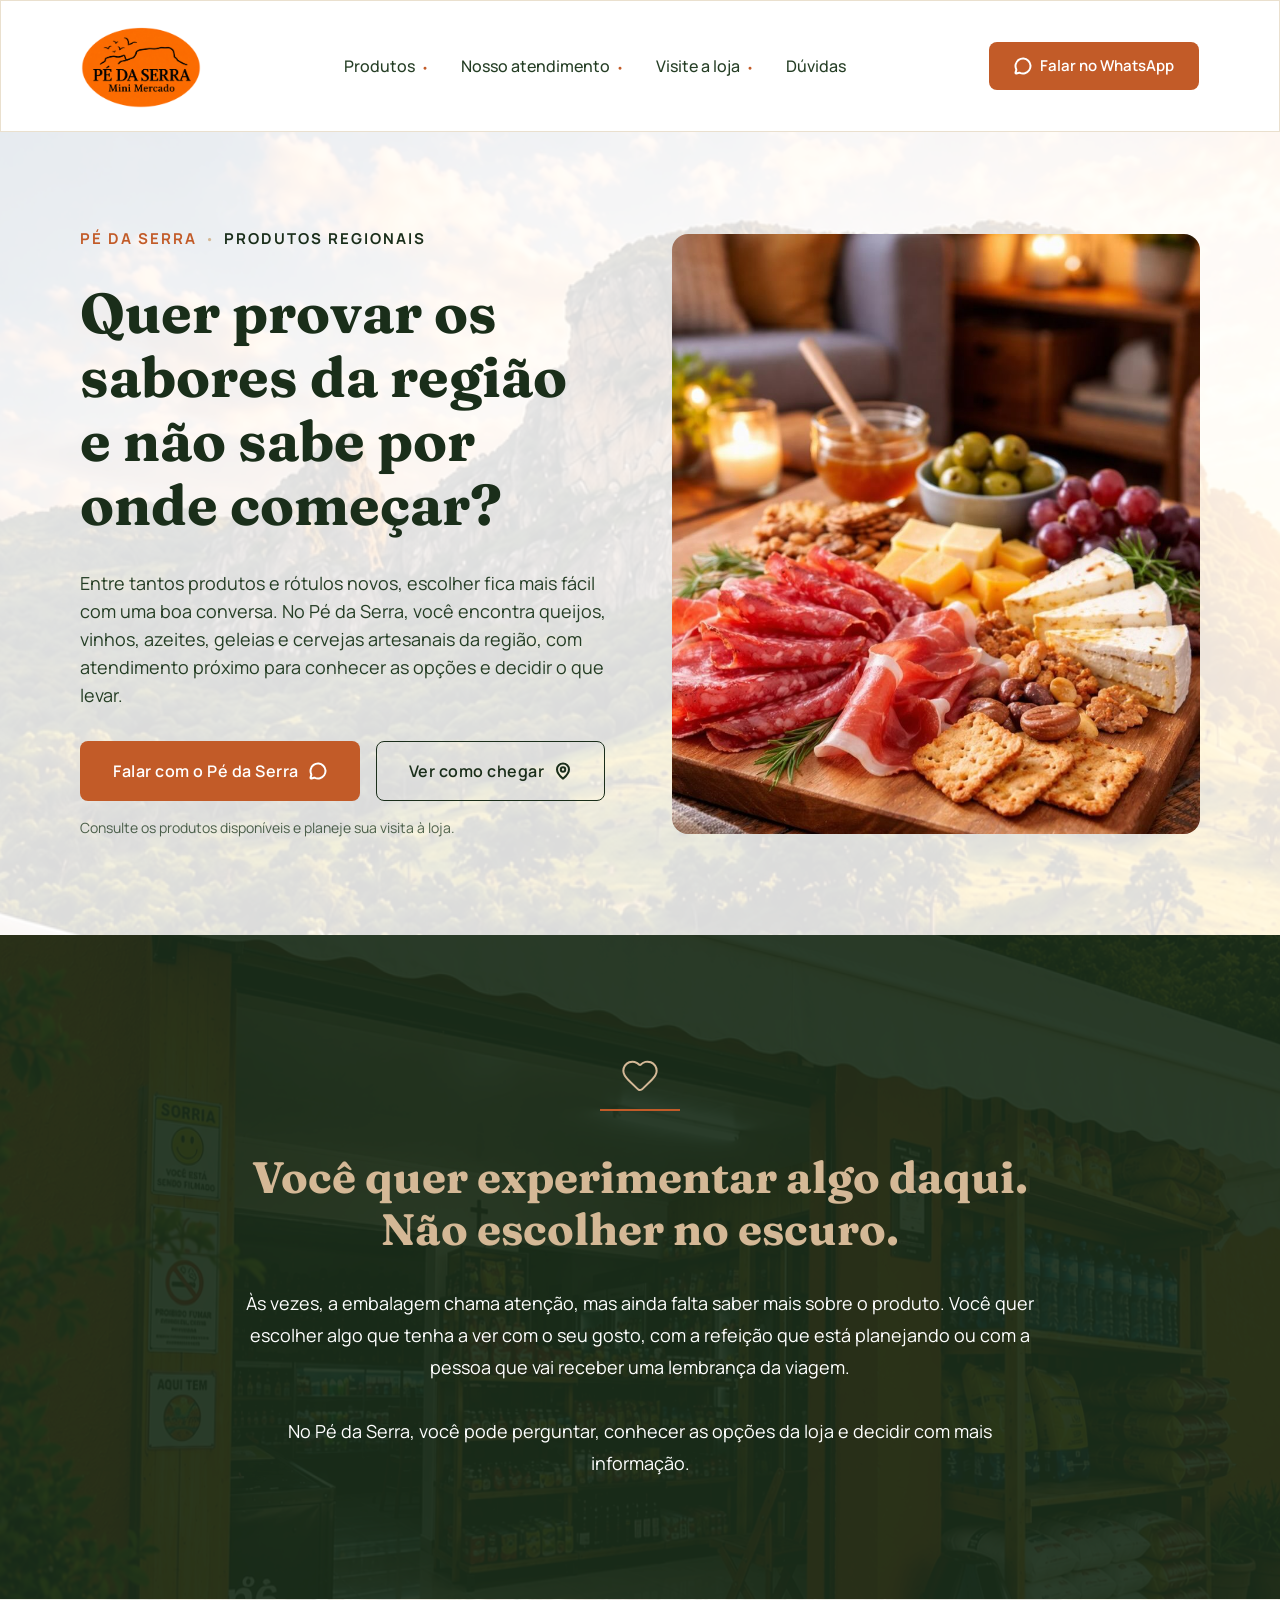
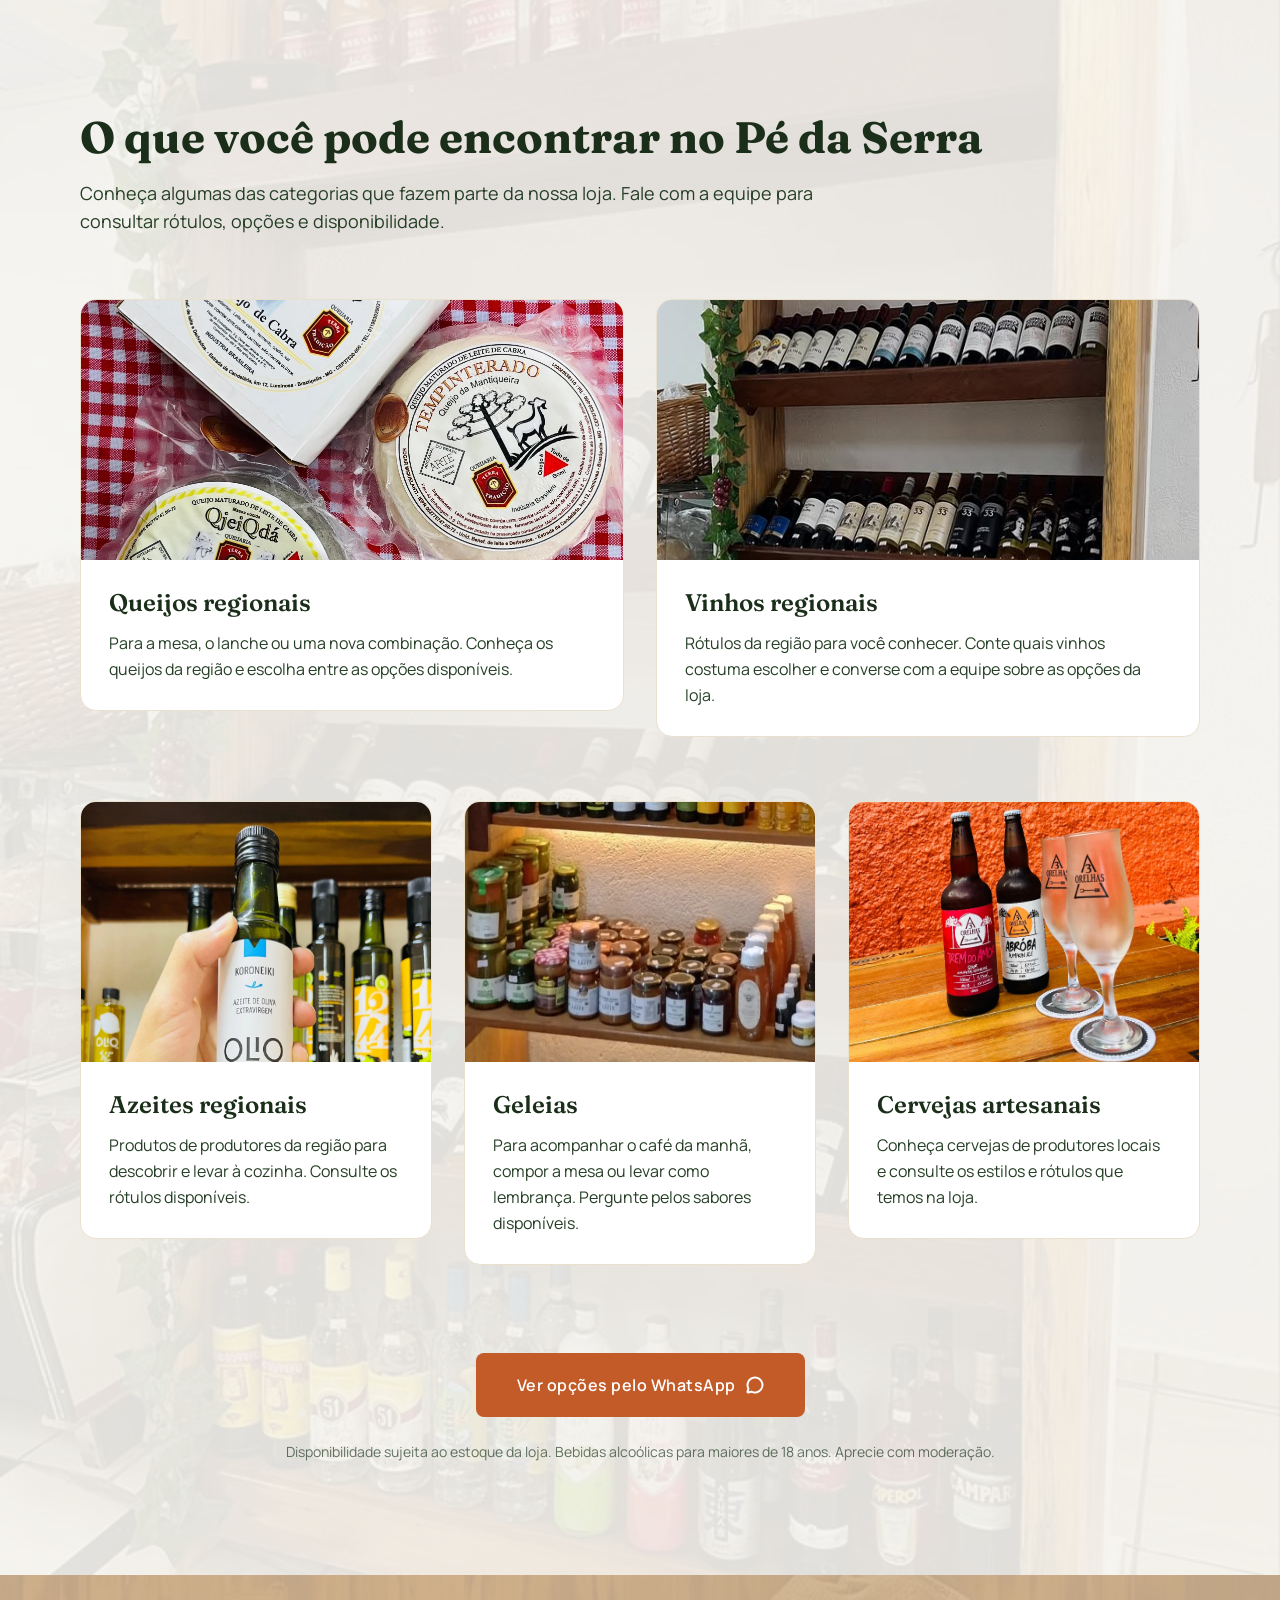
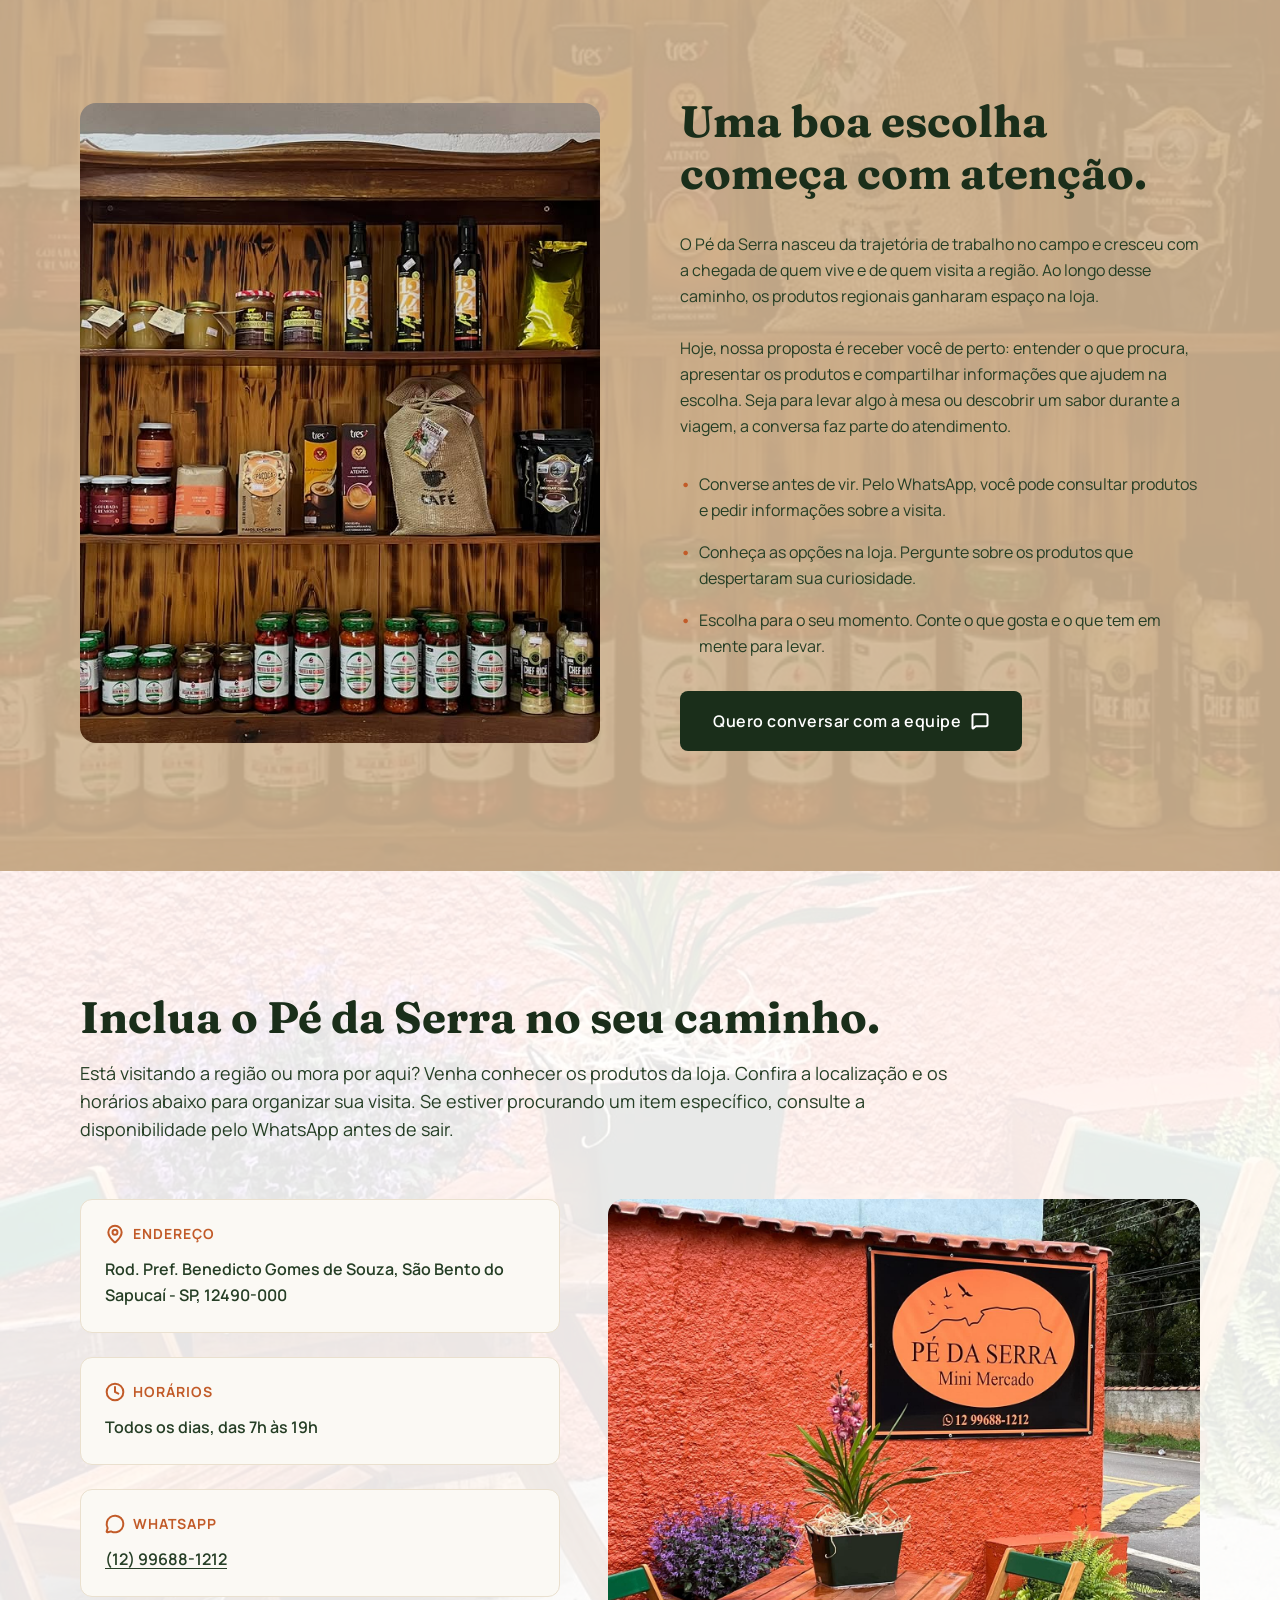
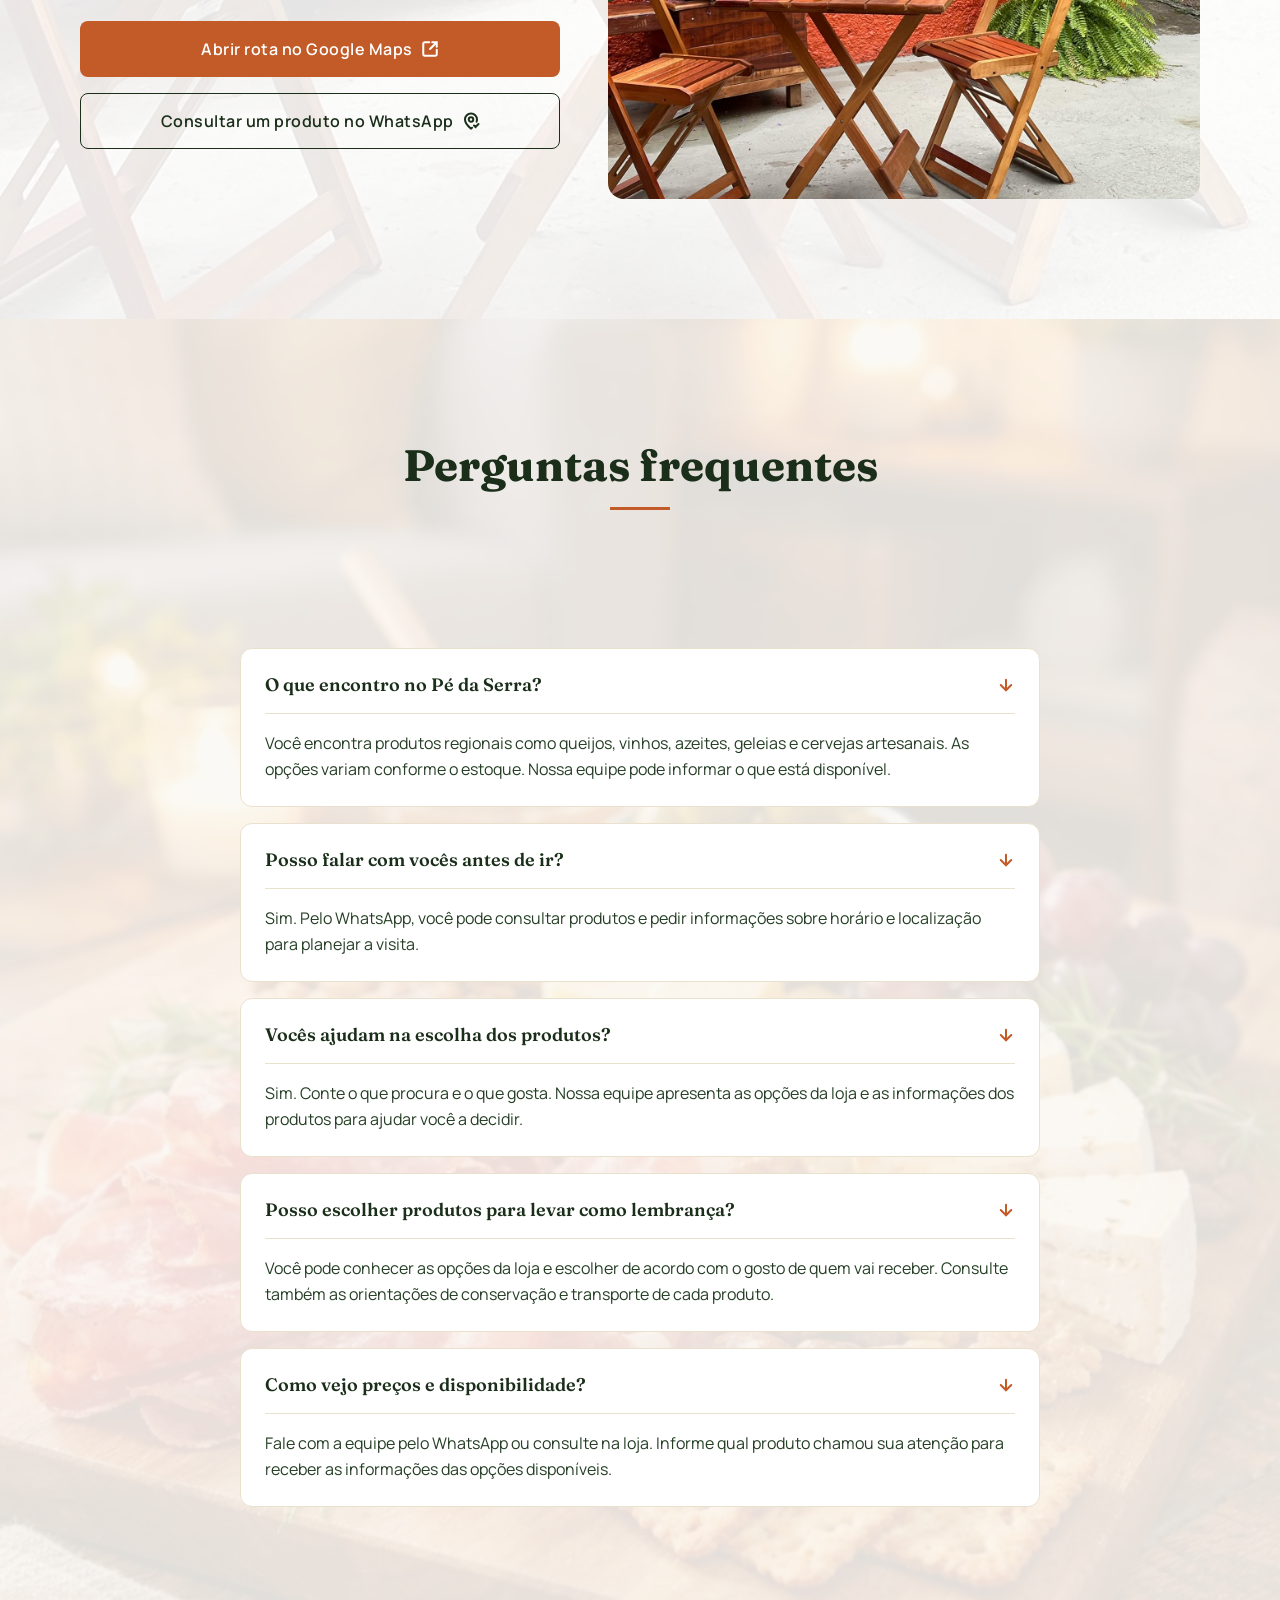
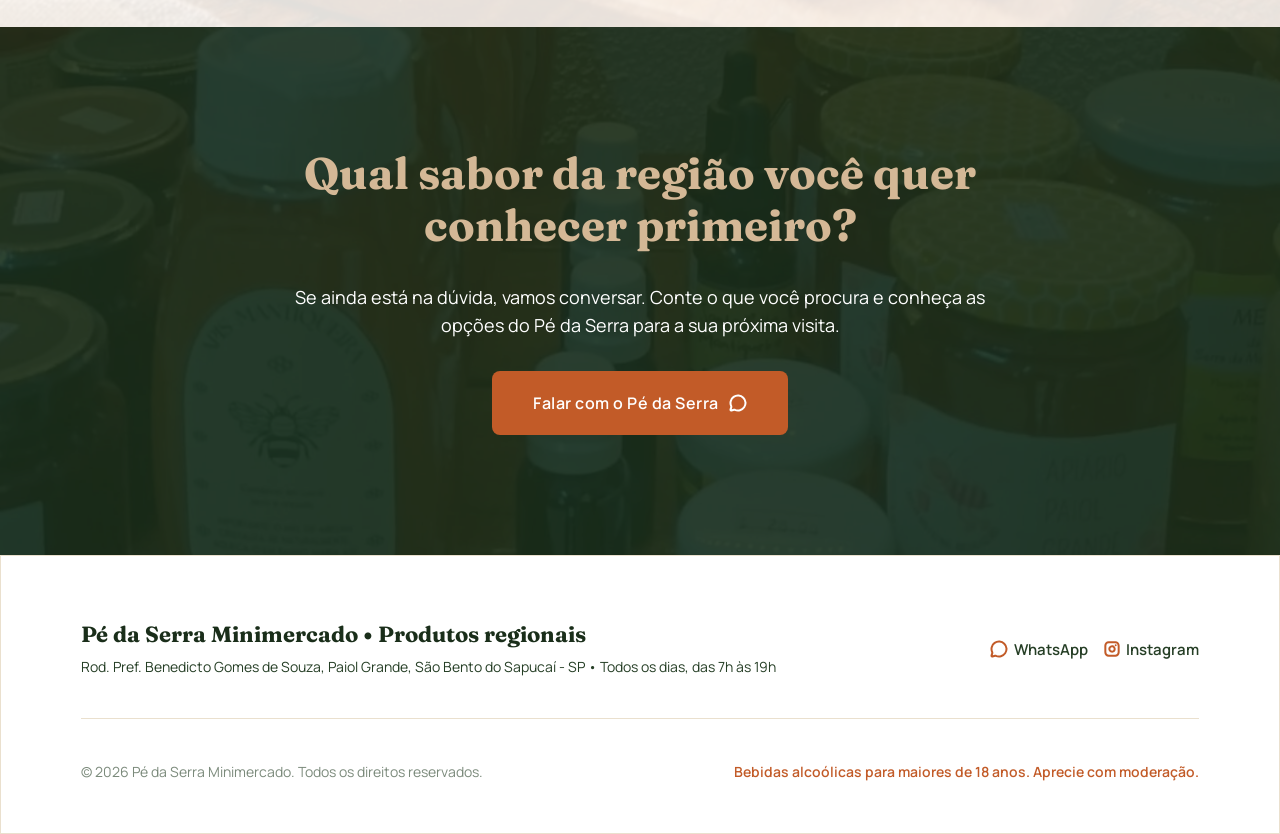
<file: index.html>
<!doctype html>
<html lang="pt-BR">
<head>
  <meta charset="utf-8">
  <meta name="viewport" content="width=device-width,initial-scale=1">
  <meta name="theme-color" content="#1a2e1a">
  <title>Pé da Serra Minimercado | Produtos regionais em São Bento do Sapucaí</title>
  <meta name="description" content="Conheça os queijos, vinhos, azeites, geleias e cervejas artesanais do Pé da Serra, em São Bento do Sapucaí. Consulte as opções no WhatsApp e planeje sua visita.">
  <link rel="canonical" href="https://pedaserraminimercado.com/">
  <meta property="og:type" content="website">
  <meta property="og:locale" content="pt_BR">
  <meta property="og:site_name" content="Pé da Serra Minimercado">
  <meta property="og:title" content="Conheça os sabores da região no Pé da Serra">
  <meta property="og:description" content="Produtos regionais e atendimento próximo em São Bento do Sapucaí. Converse com a equipe e planeje sua visita.">
  <meta property="og:url" content="https://pedaserraminimercado.com/">
  <meta property="og:image" content="https://pedaserraminimercado.com/assets/hero-artisan-display-image.png">
  <link rel="icon" type="image/png" href="assets/logo-image.png">
  <link rel="preload" href="assets/fraunces-700.ttf" as="font" type="font/ttf" crossorigin>
  <link rel="preload" href="assets/manrope-400.ttf" as="font" type="font/ttf" crossorigin>
  <link rel="stylesheet" href="assets/fonts.css">
  <link rel="stylesheet" href="styles.css">
  <script src="site.js" defer></script>
  <script type="application/ld+json">
  {"@context":"https://schema.org","@type":"GroceryStore","name":"Pé da Serra Minimercado","url":"https://pedaserraminimercado.com/","image":"https://pedaserraminimercado.com/assets/section5-location.png","telephone":"+55-12-99688-1212","address":{"@type":"PostalAddress","streetAddress":"Rod. Pref. Benedicto Gomes de Souza, Paiol Grande","addressLocality":"São Bento do Sapucaí","addressRegion":"SP","postalCode":"12490-000","addressCountry":"BR"},"openingHoursSpecification":{"@type":"OpeningHoursSpecification","dayOfWeek":["Monday","Tuesday","Wednesday","Thursday","Friday","Saturday","Sunday"],"opens":"07:00","closes":"19:00"},"sameAs":["https://www.instagram.com/pe.daserra/","https://www.google.com/maps?cid=12361734570772699760"]}
  </script>
</head>
<body>
  <a class="skip-link" href="#conteudo">Ir para o conteúdo</a>
  <header class="header">
    <div class="nav-inner">
      <a class="brand" href="#inicio" aria-label="Pé da Serra, início"><img src="assets/logo-image.png" width="120" height="90" alt="Pé da Serra Mini Mercado"></a>
      <button class="menu-toggle" type="button" aria-expanded="false" aria-controls="menu">Menu <span aria-hidden="true">☰</span></button>
      <nav id="menu" aria-label="Navegação principal">
        <a href="#produtos">Produtos</a><a href="#atendimento">Nosso atendimento</a><a href="#visite">Visite a loja</a><a href="#duvidas">Dúvidas</a>
      </nav>
      <a class="button nav-cta" href="https://wa.me/5512996881212" target="_blank" rel="noopener noreferrer"><img src="assets/message-circle.svg" width="18" height="18" alt="">Falar no WhatsApp</a>
    </div>
  </header>
  <main id="conteudo">
    <section class="hero section" id="inicio" aria-labelledby="hero-title" data-node-id="3:23">
      <div class="backdrop hero-bg" aria-hidden="true"><img src="assets/section1-hero.png" width="1254" height="1254" alt=""></div>
      <div class="inner hero-layout">
        <div class="hero-copy">
          <p class="eyebrow"><span>Pé da Serra</span><i aria-hidden="true">•</i> Produtos regionais</p>
          <h1 id="hero-title">Quer provar os sabores da região e não sabe por onde começar?</h1>
          <p class="lead">Entre tantos produtos e rótulos novos, escolher fica mais fácil com uma boa conversa. No Pé da Serra, você encontra queijos, vinhos, azeites, geleias e cervejas artesanais da região, com atendimento próximo para conhecer as opções e decidir o que levar.</p>
          <div class="hero-actions">
            <div class="button-row">
              <a class="button" href="https://wa.me/5512996881212" target="_blank" rel="noopener noreferrer">Falar com o Pé da Serra<img src="assets/message-circle.svg" width="18" height="18" alt=""></a>
              <a class="button button-outline" href="https://www.google.com/maps?cid=12361734570772699760" target="_blank" rel="noopener noreferrer">Ver como chegar<img src="assets/map-pin.svg" width="18" height="18" alt=""></a>
            </div>
            <p class="small">Consulte os produtos disponíveis e planeje sua visita à loja.</p>
          </div>
        </div>
        <img class="hero-photo" data-node-id="3:41" src="assets/hero-artisan-display-image.png" width="608" height="600" fetchpriority="high" alt="Tábua com queijos, frios, frutas e acompanhamentos">
      </div>
    </section>
    <section class="connection section" aria-labelledby="connection-title" data-node-id="3:42">
      <div class="backdrop connection-bg" aria-hidden="true"><img src="assets/section1-hero.png" width="1254" height="1254" alt="" loading="lazy"></div>
      <div class="inner connection-layout">
        <img class="atmospheric" src="assets/atmospheric-graphic-header.svg" width="80" height="56" alt="" loading="lazy">
        <div class="connection-copy">
          <h2 id="connection-title">Você quer experimentar algo daqui. Não escolher no escuro.</h2>
          <p>Às vezes, a embalagem chama atenção, mas ainda falta saber mais sobre o produto. Você quer escolher algo que tenha a ver com o seu gosto, com a refeição que está planejando ou com a pessoa que vai receber uma lembrança da viagem.</p>
          <p>No Pé da Serra, você pode perguntar, conhecer as opções da loja e decidir com mais informação.</p>
        </div>
      </div>
    </section>
    <section class="products section" id="produtos" aria-labelledby="products-title" data-node-id="3:49">
      <div class="backdrop cover-bg" aria-hidden="true"><img src="assets/section3-products.png" width="640" height="800" alt="" loading="lazy"></div>
      <div class="inner products-layout">
        <div class="section-heading"><h2 id="products-title">O que você pode encontrar no Pé da Serra</h2><p class="lead">Conheça algumas das categorias que fazem parte da nossa loja. Fale com a equipe para consultar rótulos, opções e disponibilidade.</p></div>
        <div class="products-row products-top">
          <article class="product-card" data-node-id="3:54"><div class="product-image cheese"><img src="assets/rectangle.png" width="1080" height="1080" alt="Queijos regionais embalados" loading="lazy"></div><div class="product-copy"><h3>Queijos regionais</h3><p>Para a mesa, o lanche ou uma nova combinação. Conheça os queijos da região e escolha entre as opções disponíveis.</p></div></article>
          <article class="product-card" data-node-id="3:59"><div class="product-image wine"><img src="assets/section3-products.png" width="640" height="800" alt="Rótulos de vinhos na prateleira da loja" loading="lazy"></div><div class="product-copy"><h3>Vinhos regionais</h3><p>Rótulos da região para você conhecer. Conte quais vinhos costuma escolher e converse com a equipe sobre as opções da loja.</p></div></article>
        </div>
        <div class="products-row products-bottom">
          <article class="product-card" data-node-id="3:65"><div class="product-image olive"><img src="assets/rectangle1.png" width="1080" height="1350" alt="Azeite regional OLIQ e outros rótulos disponíveis na loja" loading="lazy"></div><div class="product-copy"><h3>Azeites regionais</h3><p>Produtos de produtores da região para descobrir e levar à cozinha. Consulte os rótulos disponíveis.</p></div></article>
          <article class="product-card" data-node-id="3:70"><div class="product-image jam"><img src="assets/rectangle2.png" width="1440" height="1440" alt="Potes de geleia na prateleira" loading="lazy"></div><div class="product-copy"><h3>Geleias</h3><p>Para acompanhar o café da manhã, compor a mesa ou levar como lembrança. Pergunte pelos sabores disponíveis.</p></div></article>
          <article class="product-card" data-node-id="3:75"><div class="product-image beer"><img src="assets/rectangle3.png" width="898" height="1080" alt="Garrafas e taças de cervejas artesanais" loading="lazy"></div><div class="product-copy"><h3>Cervejas artesanais</h3><p>Conheça cervejas de produtores locais e consulte os estilos e rótulos que temos na loja.</p></div></article>
        </div>
        <div class="products-actions"><a class="button button-large" href="https://wa.me/5512996881212" target="_blank" rel="noopener noreferrer">Ver opções pelo WhatsApp<img src="assets/message-circle.svg" width="18" height="18" alt=""></a><p class="small">Disponibilidade sujeita ao estoque da loja. Bebidas alcoólicas para maiores de 18 anos. Aprecie com moderação.</p></div>
      </div>
    </section>
    <section class="about section" id="atendimento" aria-labelledby="about-title" data-node-id="3:85">
      <div class="backdrop about-bg" aria-hidden="true"><img src="assets/section4-about-service.png" width="640" height="800" alt="" loading="lazy"></div>
      <div class="inner about-layout">
        <img class="about-photo" src="assets/section4-about-service.png" width="600" height="640" alt="Prateleira com produtos regionais no Pé da Serra" loading="lazy" data-node-id="3:87">
        <div class="about-copy"><h2 id="about-title">Uma boa escolha começa com atenção.</h2><div class="about-story"><p>O Pé da Serra nasceu da trajetória de trabalho no campo e cresceu com a chegada de quem vive e de quem visita a região. Ao longo desse caminho, os produtos regionais ganharam espaço na loja.</p><p>Hoje, nossa proposta é receber você de perto: entender o que procura, apresentar os produtos e compartilhar informações que ajudem na escolha. Seja para levar algo à mesa ou descobrir um sabor durante a viagem, a conversa faz parte do atendimento.</p></div><ul><li>Converse antes de vir. Pelo WhatsApp, você pode consultar produtos e pedir informações sobre a visita.</li><li>Conheça as opções na loja. Pergunte sobre os produtos que despertaram sua curiosidade.</li><li>Escolha para o seu momento. Conte o que gosta e o que tem em mente para levar.</li></ul><a class="button button-green" href="https://wa.me/5512996881212" target="_blank" rel="noopener noreferrer">Quero conversar com a equipe<img src="assets/message-square.svg" width="18" height="18" alt=""></a></div>
      </div>
    </section>
    <section class="location section" id="visite" aria-labelledby="location-title" data-node-id="3:104">
      <div class="backdrop location-bg" aria-hidden="true"><img src="assets/section5-location.png" width="1440" height="1800" alt="" loading="lazy"></div>
      <div class="inner location-layout">
        <div class="section-heading"><h2 id="location-title">Inclua o Pé da Serra no seu caminho.</h2><p class="lead">Está visitando a região ou mora por aqui? Venha conhecer os produtos da loja. Confira a localização e os horários abaixo para organizar sua visita. Se estiver procurando um item específico, consulte a disponibilidade pelo WhatsApp antes de sair.</p></div>
        <div class="location-main"><div class="location-cards">
          <div class="info-card"><h3><img src="assets/map-pin1.svg" width="20" height="20" alt="">Endereço</h3><p>Rod. Pref. Benedicto Gomes de Souza, São Bento do Sapucaí - SP, 12490-000</p></div>
          <div class="info-card"><h3><img src="assets/clock.svg" width="20" height="20" alt="">Horários</h3><p>Todos os dias, das 7h às 19h</p></div>
          <div class="info-card"><h3><img src="assets/message-circle1.svg" width="20" height="20" alt="">WhatsApp</h3><p><a href="https://wa.me/5512996881212" target="_blank" rel="noopener noreferrer">(12) 99688-1212</a></p></div>
          <div class="location-buttons"><a class="button" href="https://www.google.com/maps?cid=12361734570772699760" target="_blank" rel="noopener noreferrer">Abrir rota no Google Maps<img src="assets/arrow-up-right-from-square.svg" width="18" height="18" alt=""></a><a class="button button-outline" href="https://wa.me/5512996881212" target="_blank" rel="noopener noreferrer">Consultar um produto no WhatsApp<img src="assets/map-pin-check.svg" width="18" height="18" alt=""></a></div>
        </div><img class="location-photo" src="assets/section5-location.png" width="752" height="600" alt="Fachada laranja do Pé da Serra, com placa da loja e mesas na área externa" loading="lazy" data-node-id="3:133"></div>
      </div>
    </section>
    <section class="faq section" id="duvidas" aria-labelledby="faq-title" data-node-id="3:134">
      <div class="backdrop cover-bg" aria-hidden="true"><img src="assets/hero-artisan-display-image.png" width="1024" height="1024" alt="" loading="lazy"></div>
      <div class="inner faq-layout"><div class="faq-heading"><h2 id="faq-title">Perguntas frequentes</h2><img src="assets/line.svg" width="60" height="3" alt=""></div>
        <div class="faq-list">
          <details open><summary>O que encontro no Pé da Serra?<img src="assets/arrow-down.svg" width="18" height="18" alt=""></summary><div class="faq-answer"><div class="rule"><img src="assets/line1.svg" width="752" height="1" alt=""></div><p>Você encontra produtos regionais como queijos, vinhos, azeites, geleias e cervejas artesanais. As opções variam conforme o estoque. Nossa equipe pode informar o que está disponível.</p></div></details>
          <details open><summary>Posso falar com vocês antes de ir?<img src="assets/arrow-down.svg" width="18" height="18" alt=""></summary><div class="faq-answer"><div class="rule"><img src="assets/line1.svg" width="752" height="1" alt=""></div><p>Sim. Pelo WhatsApp, você pode consultar produtos e pedir informações sobre horário e localização para planejar a visita.</p></div></details>
          <details open><summary>Vocês ajudam na escolha dos produtos?<img src="assets/arrow-down.svg" width="18" height="18" alt=""></summary><div class="faq-answer"><div class="rule"><img src="assets/line1.svg" width="752" height="1" alt=""></div><p>Sim. Conte o que procura e o que gosta. Nossa equipe apresenta as opções da loja e as informações dos produtos para ajudar você a decidir.</p></div></details>
          <details open><summary>Posso escolher produtos para levar como lembrança?<img src="assets/arrow-down.svg" width="18" height="18" alt=""></summary><div class="faq-answer"><div class="rule"><img src="assets/line1.svg" width="752" height="1" alt=""></div><p>Você pode conhecer as opções da loja e escolher de acordo com o gosto de quem vai receber. Consulte também as orientações de conservação e transporte de cada produto.</p></div></details>
          <details open><summary>Como vejo preços e disponibilidade?<img src="assets/arrow-down.svg" width="18" height="18" alt=""></summary><div class="faq-answer"><div class="rule"><img src="assets/line1.svg" width="752" height="1" alt=""></div><p>Fale com a equipe pelo WhatsApp ou consulte na loja. Informe qual produto chamou sua atenção para receber as informações das opções disponíveis.</p></div></details>
        </div>
      </div>
    </section>
    <section class="closing section" aria-labelledby="closing-title" data-node-id="3:170"><div class="backdrop cover-bg" aria-hidden="true"><img src="assets/closing-cta-block.png" width="1440" height="1440" alt="" loading="lazy"></div><div class="inner closing-layout"><h2 id="closing-title">Qual sabor da região você quer conhecer primeiro?</h2><p class="lead">Se ainda está na dúvida, vamos conversar. Conte o que você procura e conheça as opções do Pé da Serra para a sua próxima visita.</p><a class="button button-large" href="https://wa.me/5512996881212" target="_blank" rel="noopener noreferrer">Falar com o Pé da Serra<img src="assets/message-circle.svg" width="18" height="18" alt=""></a></div></section>
  </main>
  <footer class="footer"><div class="inner footer-layout"><div class="footer-top"><div><p class="footer-brand">Pé da Serra Minimercado • Produtos regionais</p><p class="small">Rod. Pref. Benedicto Gomes de Souza, Paiol Grande, São Bento do Sapucaí - SP • Todos os dias, das 7h às 19h</p></div><div class="social-links"><a href="https://wa.me/5512996881212" target="_blank" rel="noopener noreferrer"><img src="assets/message-circle2.svg" width="18" height="18" alt="">WhatsApp</a><a href="https://www.instagram.com/pe.daserra/" target="_blank" rel="noopener noreferrer"><img src="assets/instagram.svg" width="16" height="16" alt="">Instagram</a></div></div><div class="rule footer-rule"><img src="assets/line2.svg" width="1280" height="1" alt=""></div><div class="footer-bottom"><p>© 2026 Pé da Serra Minimercado. Todos os direitos reservados.</p><p>Bebidas alcoólicas para maiores de 18 anos. Aprecie com moderação.</p></div></div></footer>
</body>
</html>
</file>
<file: assets/fonts.css>
@font-face {
  font-family: 'Fraunces';
  font-style: normal;
  font-weight: 600;
  font-display: swap;
  src: url(./fraunces-600.ttf) format('truetype');
}
@font-face {
  font-family: 'Fraunces';
  font-style: normal;
  font-weight: 700;
  font-display: swap;
  src: url(./fraunces-700.ttf) format('truetype');
}
@font-face {
  font-family: 'Manrope';
  font-style: normal;
  font-weight: 400;
  font-display: swap;
  src: url(./manrope-400.ttf) format('truetype');
}
@font-face {
  font-family: 'Manrope';
  font-style: normal;
  font-weight: 500;
  font-display: swap;
  src: url(./manrope-500.ttf) format('truetype');
}
@font-face {
  font-family: 'Manrope';
  font-style: normal;
  font-weight: 600;
  font-display: swap;
  src: url(./manrope-600.ttf) format('truetype');
}
@font-face {
  font-family: 'Manrope';
  font-style: normal;
  font-weight: 700;
  font-display: swap;
  src: url(./manrope-700.ttf) format('truetype');
}
</file>
<file: styles.css>
:root{--green:#1a2e1a;--body:#253e25;--orange:#c25b28;--sand:#d4b896;--cream:#fbf9f4;--line:#eae0ce;color:var(--body);background:var(--cream);font-family:Manrope,Arial,sans-serif;font-size:16px;font-synthesis:none}
*{box-sizing:border-box}html{scroll-behavior:smooth;scroll-padding-top:24px}body{margin:0}h1,h2,h3,p{margin:0}a{color:inherit}button,a,summary{-webkit-tap-highlight-color:transparent}button{font:inherit}img{display:block}h1,h2,h3,.footer-brand{font-family:Fraunces,Georgia,serif;color:var(--green);font-variation-settings:"SOFT" 0,"WONK" 1}h1{font-size:56px;line-height:64px;font-weight:700}h2{font-size:44px;line-height:52px;font-weight:700}h3{font-size:24px;line-height:30px;font-weight:600}p{line-height:26px}.lead{font-size:18px;line-height:28px}.small{font-size:14px;line-height:22px}.inner,.nav-inner{width:100%;max-width:1440px;margin:0 auto;padding-left:80px;padding-right:80px}.section{position:relative;isolation:isolate;overflow:hidden}.section>.inner{position:relative;z-index:1}.backdrop{position:absolute;inset:0;overflow:hidden;pointer-events:none;z-index:0}.backdrop>img{position:absolute;max-width:none}.cover-bg>img{width:100%;height:100%;object-fit:cover;opacity:.1}.button{display:inline-flex;justify-content:center;align-items:center;gap:10px;padding:18px 32px;border:1.5px solid transparent;border-radius:8px;background:var(--orange);color:white;font-size:16px;font-weight:600;line-height:22px;letter-spacing:.5px;text-decoration:none;white-space:nowrap;transition:background .18s,box-shadow .18s,transform .18s}.button img{flex-shrink:0}.button:hover{background:#a84b1d;box-shadow:0 5px 18px #1a2e1a1c;transform:translateY(-1px)}.button:active{transform:none}.button-outline{background:transparent;border-color:var(--green);color:var(--green)}.button-outline:hover{background:#1a2e1a0c}.button-green{background:var(--green)}.button-green:hover{background:#2d472d}.button-large{padding:20px 40px}.button-row{display:flex;gap:16px;align-items:flex-start}.skip-link{position:fixed;top:-100px;left:16px;z-index:100;background:white;padding:12px 18px;border:2px solid var(--orange)}.skip-link:focus{top:12px}:focus-visible{outline:3px solid #c25b28;outline-offset:5px}
.header{background:white;border:1px solid var(--line)}.nav-inner{display:flex;justify-content:space-between;align-items:center;padding-top:20px;padding-bottom:20px;gap:24px}.brand img{width:120px;height:90px;object-fit:cover;border-radius:8px}.nav-inner nav{display:flex;gap:32px;align-items:center}.nav-inner nav a{font-size:16px;font-weight:500;text-decoration:none;white-space:nowrap}.nav-inner nav a:not(:last-child)::after{content:"•";font-size:12px;color:var(--orange);margin-left:6px}.nav-inner nav a:hover{text-decoration:underline;text-underline-offset:6px}.nav-cta{padding:12px 24px;font-size:15px;letter-spacing:0;gap:8px}.menu-toggle{display:none}
.hero-bg{background:white}.hero-bg>img{height:255.56%;width:140.56%;left:-40.56%;top:0;opacity:.14}.hero-layout{display:grid;grid-template-columns:minmax(0,1fr) minmax(0,1fr);gap:64px;align-items:center;padding-top:96px;padding-bottom:96px}.hero-copy{display:flex;flex-direction:column;align-items:flex-start;gap:32px}.eyebrow{font-size:15px;line-height:21px;font-weight:700;letter-spacing:2px;text-transform:uppercase;display:flex;gap:8px;align-items:center;color:var(--green)}.eyebrow span{color:var(--orange)}.eyebrow i{font-size:14px;font-style:normal;font-weight:400;color:var(--sand)}.hero-actions{display:flex;flex-direction:column;gap:16px}.hero-actions .small{opacity:.8}.hero-photo{width:100%;height:600px;object-fit:cover;border-radius:16px}
.connection{background:var(--green);color:white}.connection-bg>img{height:227.85%;width:100%;left:0;top:-112.03%;opacity:.07}.connection-layout{display:flex;flex-direction:column;align-items:center;gap:40px;padding-top:120px;padding-bottom:120px}.connection-copy{max-width:800px;text-align:center;display:flex;flex-direction:column;gap:32px}.connection h2,.closing h2{color:var(--sand)}.connection p{font-size:18px;line-height:32px}.atmospheric{flex-shrink:0}
.products-layout{padding-top:112px;padding-bottom:112px;display:flex;flex-direction:column;gap:64px}.section-heading{display:flex;flex-direction:column;gap:16px}.products .section-heading p{max-width:800px}.products-row{display:grid;gap:32px;align-items:start}.products-top{grid-template-columns:repeat(2,minmax(0,1fr))}.products-bottom{grid-template-columns:repeat(3,minmax(0,1fr))}.product-card{background:white;border:1px solid var(--line);border-radius:16px;overflow:hidden}.product-image{height:260px;position:relative;overflow:hidden}.product-image img{position:absolute;max-width:none}.cheese img,.beer img{inset:0;object-fit:cover;width:100%;height:100%}.wine img{height:311.06%;left:-1.92%;top:-77.84%;width:103.69%}.olive img{height:194.87%;left:0;top:-3.97%;width:100%}.jam img{height:280.26%;left:-10.86%;top:-93.46%;width:179.77%}.product-copy{padding:28px;display:flex;flex-direction:column;gap:12px}.products-actions{display:flex;flex-direction:column;align-items:center;gap:24px;padding-top:24px;text-align:center}.products-actions .small{max-width:720px;opacity:.7}
.about{background:var(--sand)}.about-bg>img{height:201.34%;left:0;top:-95.64%;width:100%;opacity:.1}.about-layout{display:grid;grid-template-columns:minmax(0,1fr) minmax(0,1fr);gap:80px;align-items:center;padding-top:120px;padding-bottom:120px}.about-photo{width:100%;height:640px;object-fit:cover;border-radius:16px}.about-copy{display:flex;flex-direction:column;gap:32px;align-items:flex-start}.about-story{display:flex;flex-direction:column;gap:26px}.about-copy ul{padding:0;margin:0;display:flex;flex-direction:column;gap:16px;list-style:none}.about-copy li{line-height:26px;display:flex;gap:8px}.about-copy li::before{content:"•";color:var(--orange);font-weight:700}
.location{background:white}.location-bg>img{height:212.77%;left:-.02%;top:-96.93%;width:123.92%;opacity:.1}.location-layout{padding-top:120px;padding-bottom:120px;display:flex;flex-direction:column;gap:56px}.location .lead{max-width:900px}.location-main{display:grid;grid-template-columns:480px minmax(0,1fr);gap:48px;align-items:start}.location-cards{display:flex;flex-direction:column;gap:24px}.info-card{background:var(--cream);border:1px solid var(--line);padding:24px;border-radius:12px;display:flex;flex-direction:column;gap:12px}.info-card h3{display:flex;align-items:center;gap:8px;color:var(--orange);font-family:Manrope,Arial,sans-serif;font-size:14px;font-weight:700;line-height:20px;letter-spacing:1px;text-transform:uppercase}.info-card p{font-weight:600}.info-card a{text-underline-offset:3px}.location-buttons{display:flex;flex-direction:column;gap:16px}.location-buttons .button{width:100%;padding:16px 24px;gap:8px}.location-photo{height:600px;width:100%;object-fit:cover;border-radius:16px}
.faq-layout{padding-top:120px;padding-bottom:120px;display:flex;flex-direction:column;align-items:center;gap:56px}.faq-heading{display:flex;flex-direction:column;align-items:center;gap:16px;text-align:center}.faq-list{width:800px;max-width:100%;display:flex;flex-direction:column;gap:16px;margin-top:82px}details{width:100%;padding:24px;background:white;border:1px solid var(--line);border-radius:12px}summary{display:flex;justify-content:space-between;align-items:center;gap:18px;cursor:pointer;list-style:none;font-family:Fraunces,Georgia,serif;font-size:18px;font-weight:600;line-height:24px;color:var(--green)}summary::-webkit-details-marker{display:none}summary img{flex-shrink:0;transition:transform .18s}details:not([open]) summary img{transform:rotate(-90deg)}.faq-answer{padding-top:16px;display:flex;flex-direction:column;gap:16px}.rule{max-width:100%;height:1px;overflow:hidden}.rule img{max-width:none}.faq-answer p{line-height:26px}
.closing{background:var(--green);color:white}.closing-layout{padding-top:120px;padding-bottom:120px;display:flex;flex-direction:column;gap:32px;align-items:center;text-align:center}.closing h2{max-width:800px}.closing p{max-width:720px}.footer{background:white;border:1px solid var(--line)}.footer-layout{padding-top:64px;padding-bottom:48px;display:flex;flex-direction:column;gap:40px}.footer-top{display:flex;justify-content:space-between;align-items:center;gap:32px}.footer-brand{font-size:22px;line-height:28px;font-weight:700;margin-bottom:8px}.social-links{display:flex;gap:16px;flex-shrink:0}.social-links a{display:flex;align-items:center;gap:6px;text-decoration:none;font-size:15px;font-weight:600;white-space:nowrap}.social-links a:hover{text-decoration:underline}.footer-bottom{display:flex;align-items:center;justify-content:space-between;gap:24px;font-size:14px;line-height:22px}.footer-bottom p:first-child{opacity:.6}.footer-bottom p:last-child{color:var(--orange);font-weight:600}.footer-rule{width:100%}
.beer img{height:187.49%;left:0;top:-85.29%;width:100%;object-fit:fill}
@media(min-width:1441px){.backdrop{max-width:1440px;margin:0 auto}.hero{background:white}}
@media(max-width:1200px){.inner,.nav-inner{padding-left:48px;padding-right:48px}.nav-inner nav{gap:18px}.hero-layout{gap:40px}.hero .button-row{flex-wrap:wrap}.about-layout{gap:48px}.location-main{grid-template-columns:minmax(340px,.8fr) minmax(0,1fr)}.footer-top{align-items:flex-start}.footer-bottom{align-items:flex-start}h1{font-size:48px;line-height:56px}}
@media(max-width:980px){.nav-inner{flex-wrap:wrap;padding-top:14px;padding-bottom:14px}.brand img{width:96px;height:72px}.nav-inner nav{order:4;justify-content:center;width:100%;flex-wrap:wrap;gap:16px 24px}.hero-layout{grid-template-columns:1fr;gap:48px;padding-top:64px;padding-bottom:64px}.hero-copy{max-width:720px}.hero-photo{height:520px}.hero-bg>img{height:160%;width:160%;left:-60%}.products-layout{padding-top:80px;padding-bottom:80px;gap:40px}.products-bottom{gap:20px}.product-copy{padding:22px}.product-copy h3{font-size:22px;line-height:28px}.about-layout{grid-template-columns:1fr 1fr;gap:32px;padding-top:80px;padding-bottom:80px}.about-photo{height:580px}.about-copy .button{white-space:normal;text-align:center}.location-layout{padding-top:80px;padding-bottom:80px}.location-main{grid-template-columns:1fr;gap:32px}.location-cards{display:grid;grid-template-columns:1fr 1fr}.location-cards .info-card:first-child,.location-buttons{grid-column:1/-1}.location-photo{height:520px}.connection-layout,.faq-layout,.closing-layout{padding-top:80px;padding-bottom:80px}.footer-top,.footer-bottom{flex-direction:column;align-items:flex-start}.faq-list{margin-top:32px}}
@media(max-width:680px){.inner,.nav-inner{padding-left:24px;padding-right:24px}h1{font-size:38px;line-height:44px}h2{font-size:32px;line-height:39px}h3{font-size:24px;line-height:30px}.lead{font-size:17px;line-height:28px}.nav-inner{gap:12px}.brand img{width:88px;height:66px}.nav-cta{padding:12px;font-size:12px;gap:6px}.nav-cta img{display:none}.menu-toggle{display:flex;align-items:center;gap:6px;background:white;border:1px solid var(--line);border-radius:6px;padding:10px;color:var(--green);font-size:13px;font-weight:600}.nav-inner nav{display:none;flex-direction:column;align-items:stretch;padding-top:12px;gap:0}.nav-inner nav[data-open="true"]{display:flex}.nav-inner nav a{padding:13px 4px;border-top:1px solid var(--line)}.nav-inner nav a:not(:last-child)::after{content:none}.hero-layout{padding-top:48px;padding-bottom:48px;gap:36px}.hero-copy{gap:24px}.eyebrow{font-size:11px;letter-spacing:1.5px;gap:6px}.hero-actions,.hero .button-row{width:100%}.hero .button-row{flex-direction:column;gap:12px}.button{font-size:14px;padding:16px 22px;white-space:normal;text-align:center}.hero .button-row .button{width:100%}.hero-photo{height:auto;aspect-ratio:1/1}.hero-actions .small{font-size:13px}.hero-bg>img{object-fit:cover;width:180%;height:100%;left:-80%;opacity:.1}.connection-layout{padding-top:64px;padding-bottom:64px;gap:32px}.connection-copy{gap:24px}.connection p{font-size:16px;line-height:28px}.products-layout{padding-top:64px;padding-bottom:64px;gap:28px}.products-row{grid-template-columns:1fr;gap:24px}.products-top{margin-bottom:0}.product-image{height:260px}.product-copy{padding:24px}.products-actions{padding-top:8px;gap:20px}.button-large{padding:18px 28px}.about-layout{grid-template-columns:1fr;gap:32px;padding-top:64px;padding-bottom:64px}.about-photo{height:420px}.about-copy{gap:24px}.about-copy .button{width:100%}.location-layout{padding-top:64px;padding-bottom:64px;gap:32px}.location-cards{display:flex;gap:16px}.info-card{padding:22px}.location-photo{height:360px}.location-buttons .button{padding:16px;font-size:13px}.faq-layout{padding-top:64px;padding-bottom:64px;gap:36px}.faq-list{margin-top:0}.faq-heading{gap:14px}details{padding:20px}summary{font-size:18px;line-height:26px}.faq-answer p{font-size:15px;line-height:25px}.closing-layout{padding-top:64px;padding-bottom:64px;gap:24px}.footer-layout{padding-top:40px;padding-bottom:32px;gap:28px}.footer-top{gap:24px}.footer-brand{font-size:21px;line-height:28px}.footer-bottom{gap:16px;font-size:12px}.footer-bottom p{line-height:20px}.footer .small{font-size:12px;line-height:20px}}
@media(max-width:680px){.header .nav-cta{font-size:11px;padding:10px;letter-spacing:0}.nav-inner{gap:10px}.menu-toggle{font-size:12px;padding:9px}}
@media(prefers-reduced-motion:reduce){html{scroll-behavior:auto}.button,summary img{transition:none}.button:hover{transform:none}}
</file>
